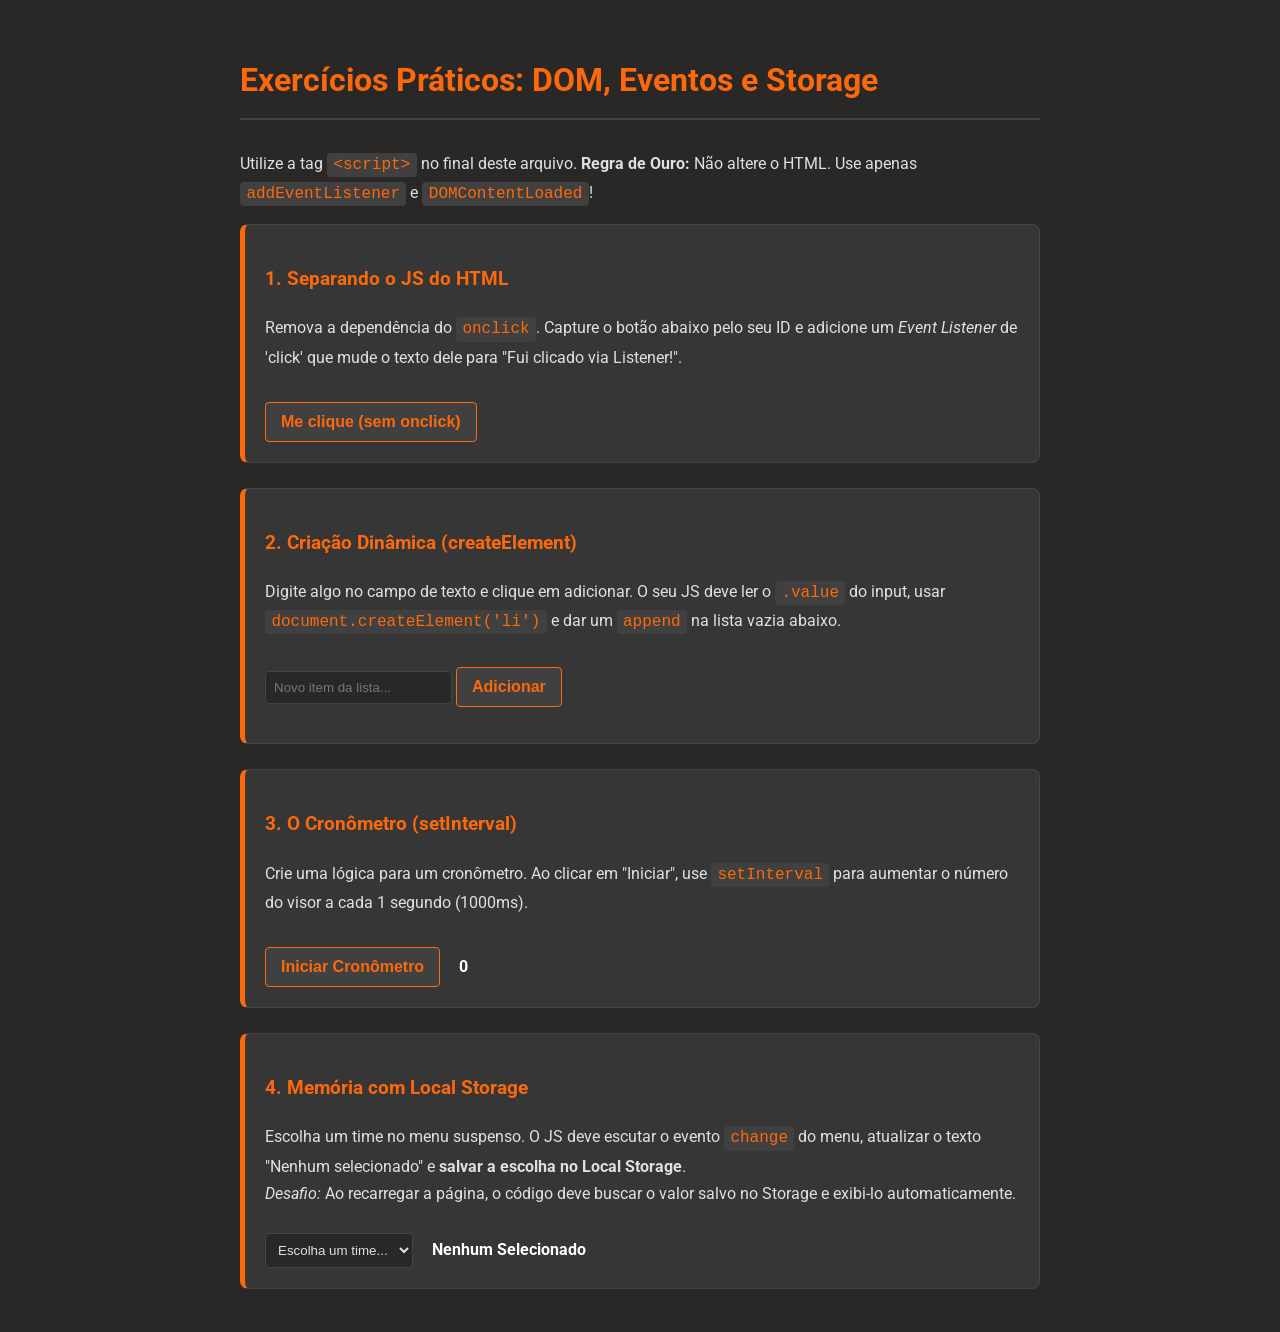
<file: tarefas/aula3/index.html>
<!DOCTYPE html>
<html lang="pt-br">
<head>
    <meta charset="UTF-8">
    <meta name="viewport" content="width=device-width, initial-scale=1.0">
    <title>Exercícios - JS Avançado: DOM e Memória</title>
    <link rel="preconnect" href="https://fonts.googleapis.com">
    <link rel="preconnect" href="https://fonts.gstatic.com" crossorigin>
    <link href="https://fonts.googleapis.com/css2?family=Roboto:wght@300;400;700&display=swap" rel="stylesheet">
    <style>
        :root {
            --background-color: #292827;
            --surface-color: #363636;
            --primary-text-color: #e0e0e0;
            --secondary-text-color: #a0a0a0;
            --accent-color-1: #ff690a;
            --accent-color-2: #ff690a;
            --border-color: #444;
            --code-bg: #404040;
        }

        body {
            font-family: 'Roboto', sans-serif;
            line-height: 1.7;
            background-color: var(--background-color);
            color: var(--primary-text-color);
            margin: 0;
            padding: 2rem 1.5rem;
        }

        .container { 
            max-width: 800px;
            margin: 0 auto;
        }

        h1, h2, h3 { color: var(--accent-color-1); font-weight: 700; }
        h1 { border-bottom: 2px solid var(--border-color); padding-bottom: 10px; margin-bottom: 30px; }
        
        .exercise-box {
            background-color: var(--surface-color);
            border: 1px solid var(--border-color);
            border-left: 5px solid var(--accent-color-1);
            padding: 20px;
            border-radius: 8px;
            margin-bottom: 25px;
        }

        code {
            background-color: var(--code-bg);
            color: var(--accent-color-2);
            padding: 0.2em 0.4em;
            border-radius: 4px;
            font-family: 'Roboto Mono', monospace;
        }

        button {
            background-color: var(--code-bg);
            color: var(--accent-color-1);
            border: 1px solid var(--accent-color-1);
            padding: 10px 15px;
            border-radius: 4px;
            cursor: pointer;
            font-weight: bold;
            font-size: 1rem;
            margin-top: 15px;
            transition: all 0.2s;
        }

        button:hover { background-color: var(--accent-color-1); color: #fff; }
        
        input, select {
            padding: 8px;
            border-radius: 4px;
            border: 1px solid var(--border-color);
            background: var(--background-color);
            color: var(--primary-text-color);
            margin-top: 10px;
        }

        .output-text { display: inline-block; margin-left: 15px; font-weight: bold; color: #fff; }
        ul.dynamic-list { margin-top: 15px; padding-left: 20px; }
    </style>
</head>
<body>

<div class="container">
    <h1>Exercícios Práticos: DOM, Eventos e Storage</h1>
    <p>Utilize a tag <code>&lt;script&gt;</code> no final deste arquivo. <strong>Regra de Ouro:</strong> Não altere o HTML. Use apenas <code>addEventListener</code> e <code>DOMContentLoaded</code>!</p>

    <div class="exercise-box">
        <h3>1. Separando o JS do HTML</h3>
        <p>Remova a dependência do <code>onclick</code>. Capture o botão abaixo pelo seu ID e adicione um <em>Event Listener</em> de 'click' que mude o texto dele para "Fui clicado via Listener!".</p>
        <button id="btn-listener">Me clique (sem onclick)</button>
    </div>

    <div class="exercise-box">
        <h3>2. Criação Dinâmica (createElement)</h3>
        <p>Digite algo no campo de texto e clique em adicionar. O seu JS deve ler o <code>.value</code> do input, usar <code>document.createElement('li')</code> e dar um <code>append</code> na lista vazia abaixo.</p>
        <input type="text" id="input-item" placeholder="Novo item da lista...">
        <button id="btn-add">Adicionar</button>
        <ul id="lista-itens" class="dynamic-list"></ul>
    </div>

    <div class="exercise-box">
        <h3>3. O Cronômetro (setInterval)</h3>
        <p>Crie uma lógica para um cronômetro. Ao clicar em "Iniciar", use <code>setInterval</code> para aumentar o número do visor a cada 1 segundo (1000ms).</p>
        <button id="btn-iniciar">Iniciar Cronômetro</button>
        <span id="visor-cronometro" class="output-text">0</span>
    </div>

    <div class="exercise-box">
        <h3>4. Memória com Local Storage</h3>
        <p>Escolha um time no menu suspenso. O JS deve escutar o evento <code>change</code> do menu, atualizar o texto "Nenhum selecionado" e <strong>salvar a escolha no Local Storage</strong>. <br><em>Desafio:</em> Ao recarregar a página, o código deve buscar o valor salvo no Storage e exibi-lo automaticamente.</p>
        
        <select id="select-time" title="Escolha um time">
            <option value="">Escolha um time...</option>
            <option value="São Paulo">São Paulo</option>
            <option value="Corinthians">Corinthians</option>
            <option value="Palmeiras">Palmeiras</option>
            <option value="Santos">Santos</option>
        </select>
        <span id="time-selecionado" class="output-text">Nenhum selecionado</span>
    </div>

</div>

<script>
    document.addEventListener('DOMContentLoaded', () => {
        
        // --- Exercício 1 ---
        const botao_listener = document.querySelector("#btn-listener");
        botao_listener.onclick = () => {
            botao_listener.textContent = "Fui clicado via Listener!";
        }
        
        
        // --- Exercício 2 ---
        const botao_add = document.querySelector("#btn-add");
        const texto_input = document.querySelector("#input-item"); 
        const lista = document.querySelector("#lista-itens");
        botao_add.onclick = () => {
            const texto = texto_input.value;
            if (texto != "") {
                const li = document.createElement("li");
                li.textContent = texto;
                lista.append(li);
                texto_input.value = "";
            }
        }
        
        
        // --- Exercício 3 ---
        // Dica: Crie a variável do tempo aqui fora, e o setInterval dentro do listener do botão
        let tempo = 0;
        const botao_iniciar = document.querySelector("#btn-iniciar");
        function contar() {
            tempo++;
            document.querySelector("#visor-cronometro").textContent = tempo;
        }
        botao_iniciar.onclick = () => {
            setInterval(contar, 1000);
        }

        
        // --- Exercício 4 ---
        if (!localStorage.getItem("time")) {
            localStorage.setItem("time", "Nenhum Selecionado");
        }
        let time = localStorage.getItem("time");


        
        const time_texto = document.querySelector("#time-selecionado");
        time_texto.textContent = `${time}`;
        const select = document.querySelector("#select-time");
        select.addEventListener("change", (event) => {
            novo_time = `${event.target.value}`;
            time_texto.textContent = novo_time; 
            localStorage.setItem("time", novo_time);
        });
        
    });
</script>

</body>
</html>
</file>
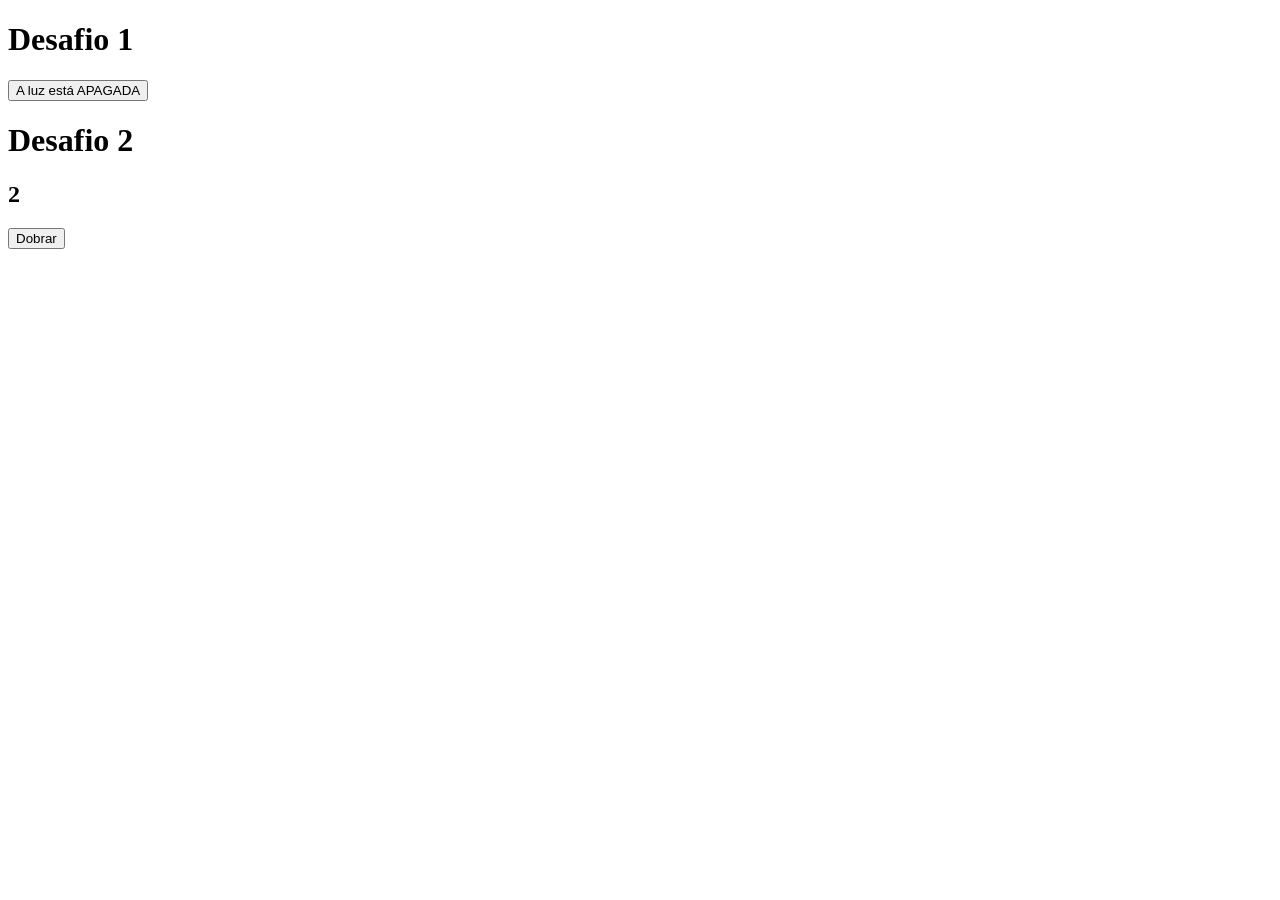
<file: tarefas/aula2/casa/index.html>
<!DOCTYPE html>
<html lang="pt-br">
<head>
    <meta charset="UTF-8">
    <meta name="viewport" content="width=device-width, initial-scale=1.0">
    <title>Aula 2: Tarefa de Casa</title>
</head>
<body>

<h1>Desafio 1</h1>
<button id="botao" onclick="alternarLuz()">A luz está APAGADA</button>

<h1>Desafio 2</h2>
<h2 id="mostra_valor"></h2>
<button onclick="dobra()">Dobrar</button>



<script>

    const botao = document.querySelector("#botao");
    let valor = 2;
    const mostra_valor = document.querySelector("#mostra_valor");
    mostra_valor.textContent = valor;


    function alternarLuz() {
        if (botao.textContent === "A luz está APAGADA") {
            botao.textContent = "A luz está ACESA";
        }
        else {
            botao.textContent = "A luz está APAGADA";
        }
    }

    function dobra() {
        valor = valor*2;
        mostra_valor.textContent = valor;
        if (valor>100) {
            alert(`Cuidado, o número ${valor} está ficando muito grande!`);
        } 
    }



</script>

</body>
</html>
</file>
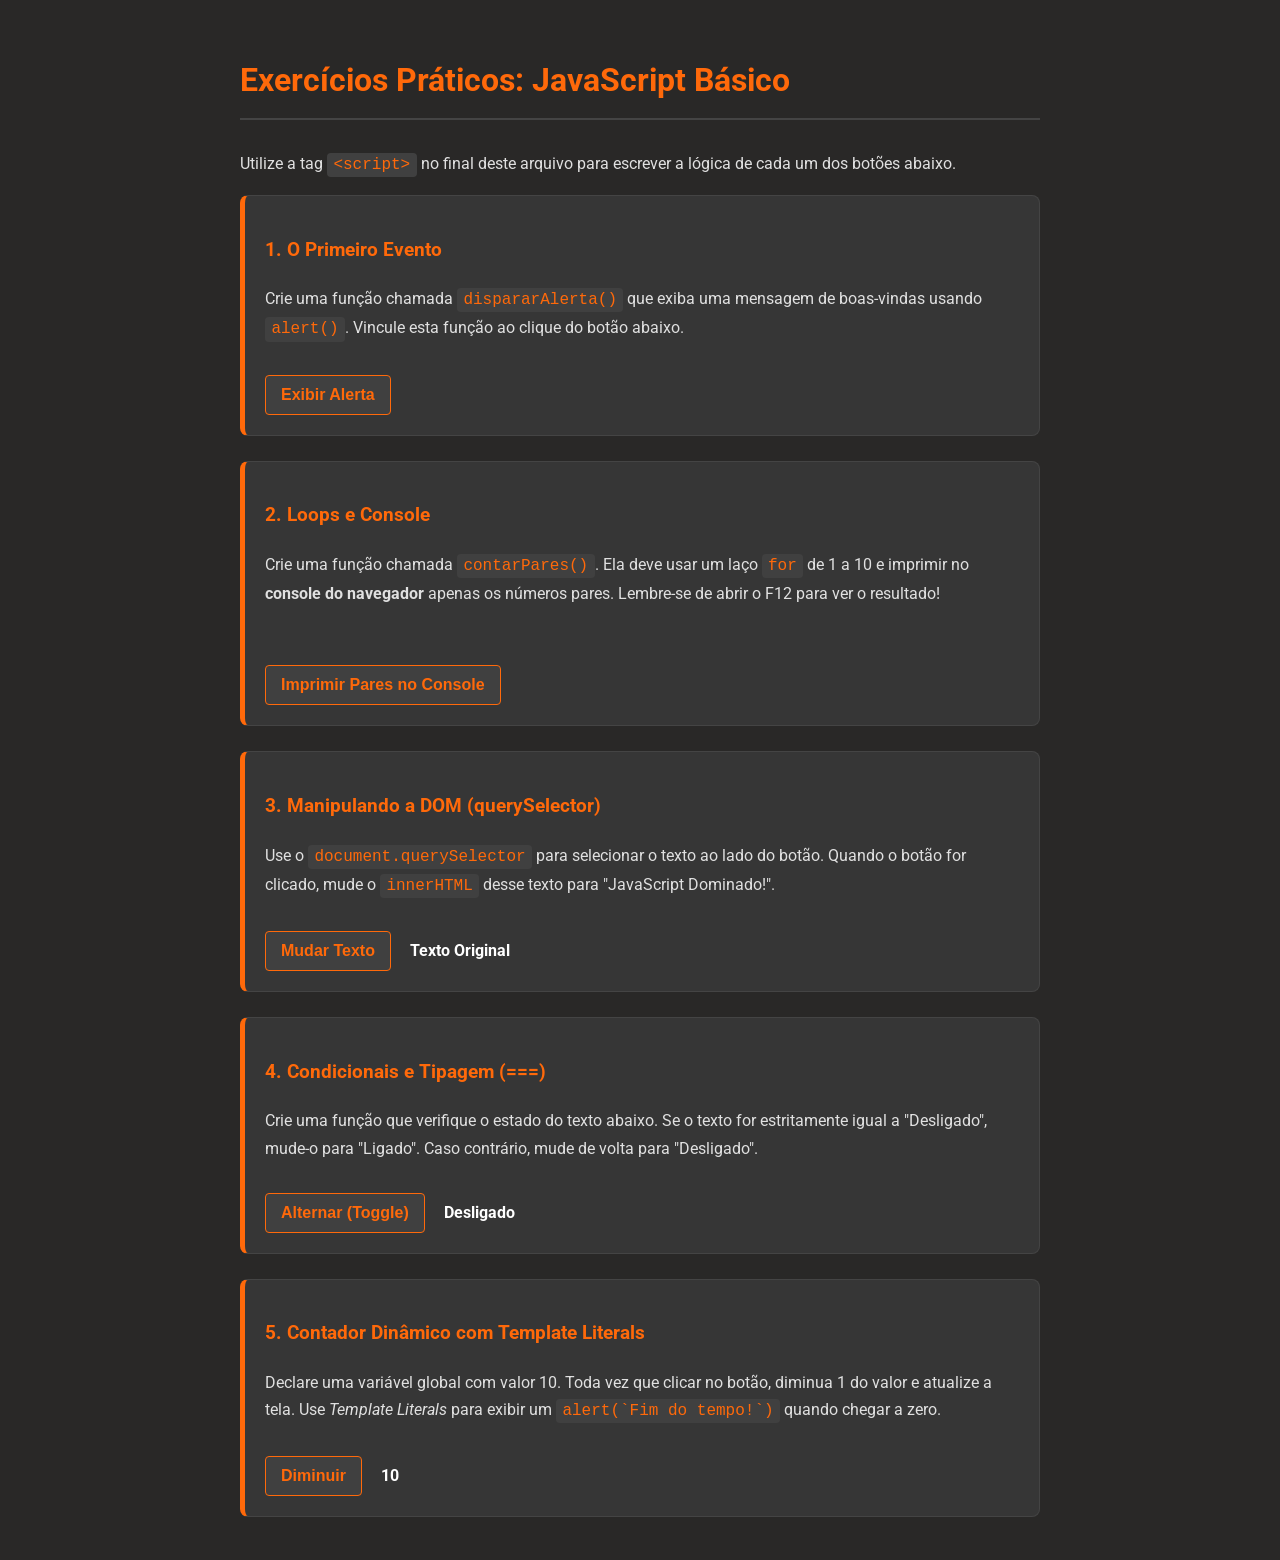
<file: tarefas/aula2/sala/index.html>
<!DOCTYPE html>
<html lang="pt-br">
<head>
    <meta charset="UTF-8">
    <meta name="viewport" content="width=device-width, initial-scale=1.0">
    <title>Exercícios - Introdução ao JavaScript</title>
    <link rel="preconnect" href="https://fonts.googleapis.com">
    <link rel="preconnect" href="https://fonts.gstatic.com" crossorigin>
    <link href="https://fonts.googleapis.com/css2?family=Roboto:wght@300;400;700&display=swap" rel="stylesheet">
    <style>
        :root {
            --background-color: #292827;
            --surface-color: #363636;
            --primary-text-color: #e0e0e0;
            --secondary-text-color: #a0a0a0;
            --accent-color-1: #ff690a;
            --accent-color-2: #ff690a;
            --border-color: #444;
            --code-bg: #404040;
        }

        body {
            font-family: 'Roboto', sans-serif;
            line-height: 1.7;
            background-color: var(--background-color);
            color: var(--primary-text-color);
            margin: 0;
            padding: 2rem 1.5rem;
        }

        .container { 
            max-width: 800px;
            margin: 0 auto;
        }

        h1, h2, h3 { color: var(--accent-color-1); font-weight: 700; }
        h1 { border-bottom: 2px solid var(--border-color); padding-bottom: 10px; margin-bottom: 30px; }
        
        .exercise-box {
            background-color: var(--surface-color);
            border: 1px solid var(--border-color);
            border-left: 5px solid var(--accent-color-1);
            padding: 20px;
            border-radius: 8px;
            margin-bottom: 25px;
        }

        code {
            background-color: var(--code-bg);
            color: var(--accent-color-2);
            padding: 0.2em 0.4em;
            border-radius: 4px;
            font-family: 'Roboto Mono', monospace;
        }

        button {
            background-color: var(--code-bg);
            color: var(--accent-color-1);
            border: 1px solid var(--accent-color-1);
            padding: 10px 15px;
            border-radius: 4px;
            cursor: pointer;
            font-weight: bold;
            font-size: 1rem;
            margin-top: 15px;
            transition: all 0.2s;
        }

        button:hover {
            background-color: var(--accent-color-1);
            color: #fff;
        }

        .output-text {
            display: inline-block;
            margin-left: 15px;
            font-weight: bold;
            color: #fff;
        }
    </style>
</head>
<body>

<div class="container">
    <h1>Exercícios Práticos: JavaScript Básico</h1>
    <p>Utilize a tag <code>&lt;script&gt;</code> no final deste arquivo para escrever a lógica de cada um dos botões abaixo.</p>

    <div class="exercise-box">
        <h3>1. O Primeiro Evento</h3>
        <p>Crie uma função chamada <code>dispararAlerta()</code> que exiba uma mensagem de boas-vindas usando <code>alert()</code>. Vincule esta função ao clique do botão abaixo.</p>
        <button onclick="dispararAlerta()">Exibir Alerta</button>
    </div>

    <div class="exercise-box">
        <h3>2. Loops e Console</h3>
        <p>Crie uma função chamada <code>contarPares()</code>. Ela deve usar um laço <code>for</code> de 1 a 10 e imprimir no <strong>console do navegador</strong> apenas os números pares. Lembre-se de abrir o F12 para ver o resultado!</p>
        
        
        
        <br>
        <button onclick="contarPares()">Imprimir Pares no Console</button>
    </div>

    <div class="exercise-box">
        <h3>3. Manipulando a DOM (querySelector)</h3>
        <p>Use o <code>document.querySelector</code> para selecionar o texto ao lado do botão. Quando o botão for clicado, mude o <code>innerHTML</code> desse texto para "JavaScript Dominado!".</p>
        <button onclick="mudarTexto()">Mudar Texto</button>
        <span id="texto-alvo" class="output-text">Texto Original</span>
    </div>

    <div class="exercise-box">
        <h3>4. Condicionais e Tipagem (===)</h3>
        <p>Crie uma função que verifique o estado do texto abaixo. Se o texto for estritamente igual a "Desligado", mude-o para "Ligado". Caso contrário, mude de volta para "Desligado".</p>
        <button onclick="alternarEstado()">Alternar (Toggle)</button>
        <span id="texto-estado" class="output-text">Desligado</span>
    </div>

    <div class="exercise-box">
        <h3>5. Contador Dinâmico com Template Literals</h3>
        <p>Declare uma variável global com valor 10. Toda vez que clicar no botão, diminua 1 do valor e atualize a tela. Use <em>Template Literals</em> para exibir um <code>alert(`Fim do tempo!`)</code> quando chegar a zero.</p>
        <button onclick="contagemRegressiva()">Diminuir</button>
        <span id="visor-contador" class="output-text">10</span>
    </div>

</div>

<script>

    const visor_contador = document.querySelector("#visor-contador");
    var contador = parseInt(visor_contador.textContent);

    // Exercício 1
    function dispararAlerta() {
        alert('Olá!');
    }

    // Exercício 2
    function contarPares() {
        for (let i=1; i<=10; i++) {
            if (i%2 === 0) {
                console.log(i);
            }
        }
    }

    // Exercício 3
    function mudarTexto() {
        /*Utilizei a propriedade textContent ao invés de innerHTML, conforme recomenda a MDN Web Docs:
        https://developer.mozilla.org/en-US/docs/Web/API/Node/textContent#differences_from_innerhtml
        */
        const texto_alvo = document.querySelector("#texto-alvo");
        texto_alvo.textContent = "JavaScript Dominado!";
    }

    // Exercício 4
    function alternarEstado() {
        const texto_estado = document.querySelector("#texto-estado");
        conteudo_texto_estado = texto_estado.textContent;
        if (conteudo_texto_estado === "Desligado") {
            texto_estado.textContent = "Ligado";
        }
        else {
            texto_estado.textContent = "Desligado";
        }
    }

    // Exercício 5
    let valorContador = 10;
    function contagemRegressiva() {
        contador--;
        visor_contador.textContent = `${contador}`;
        if (contador === 0) {
            alert("Fim do Tempo!");
        }
    }
</script>

</body>
</html>
</file>
